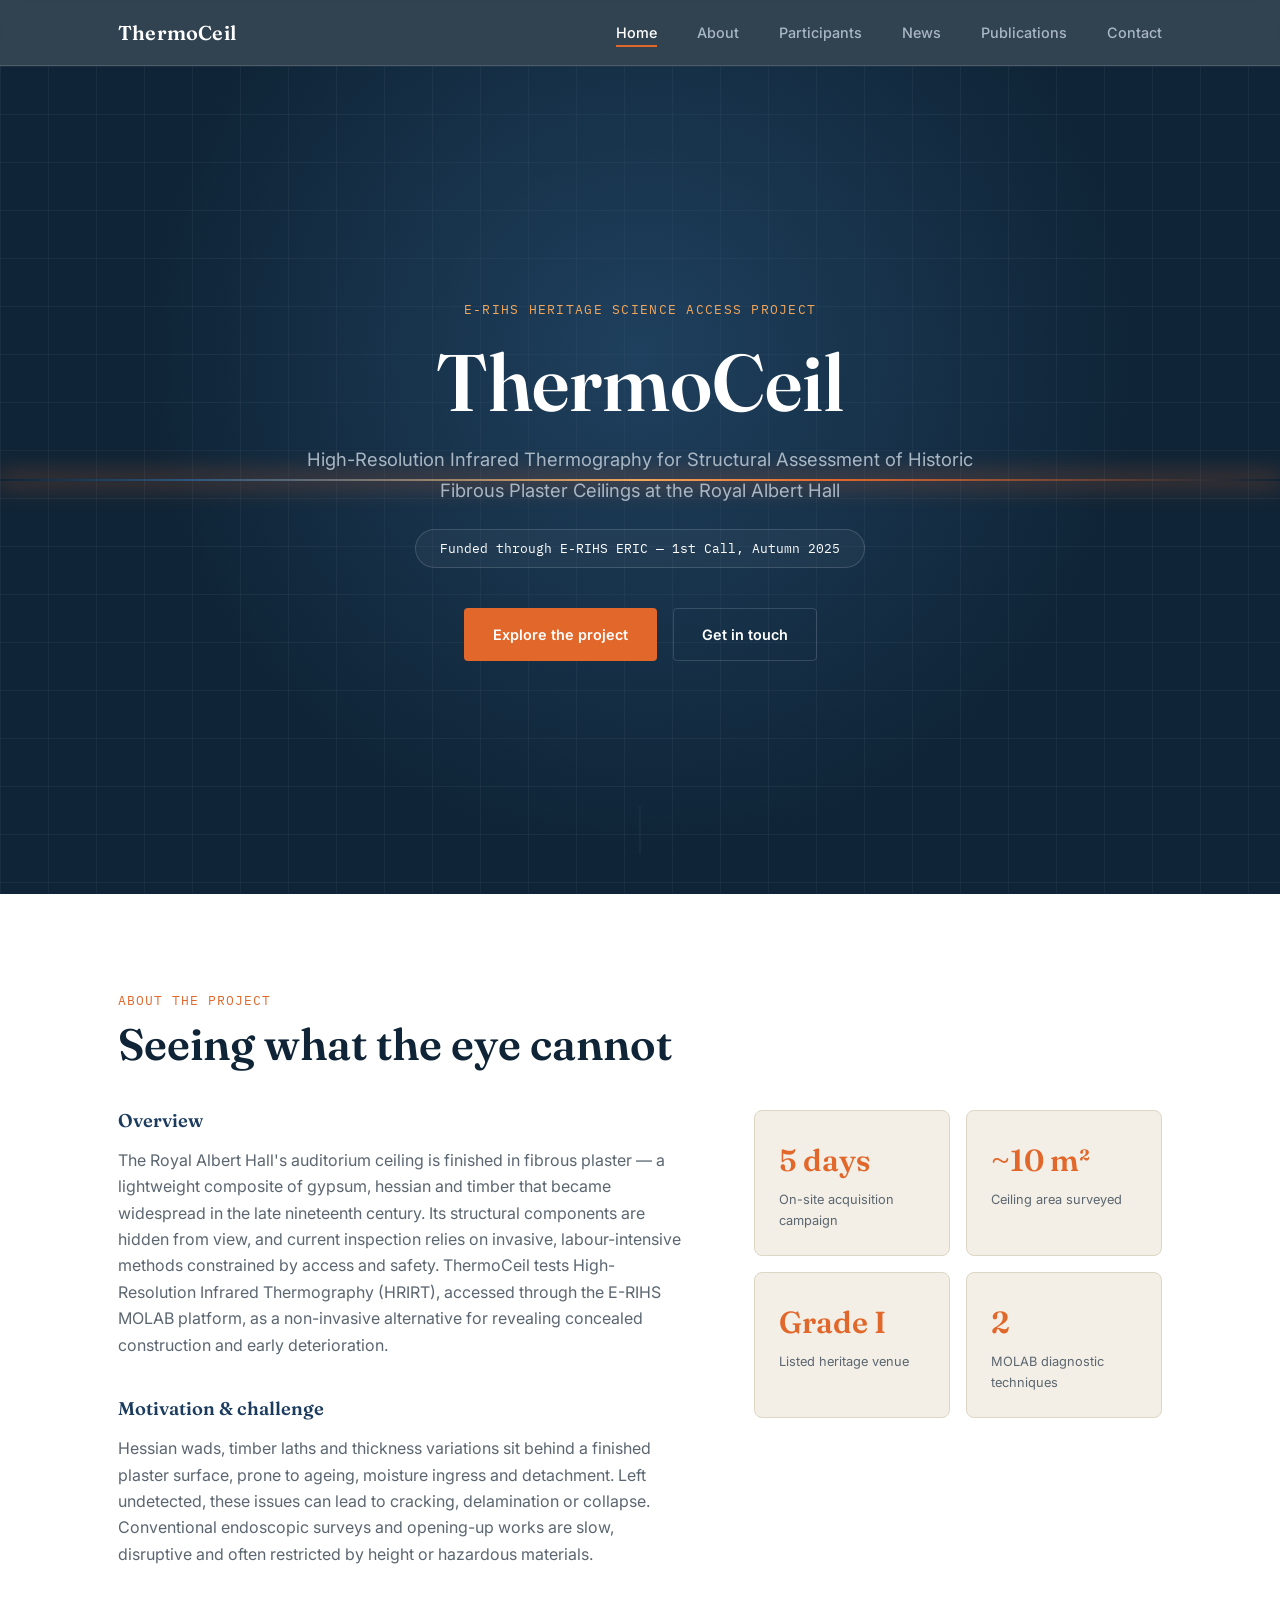
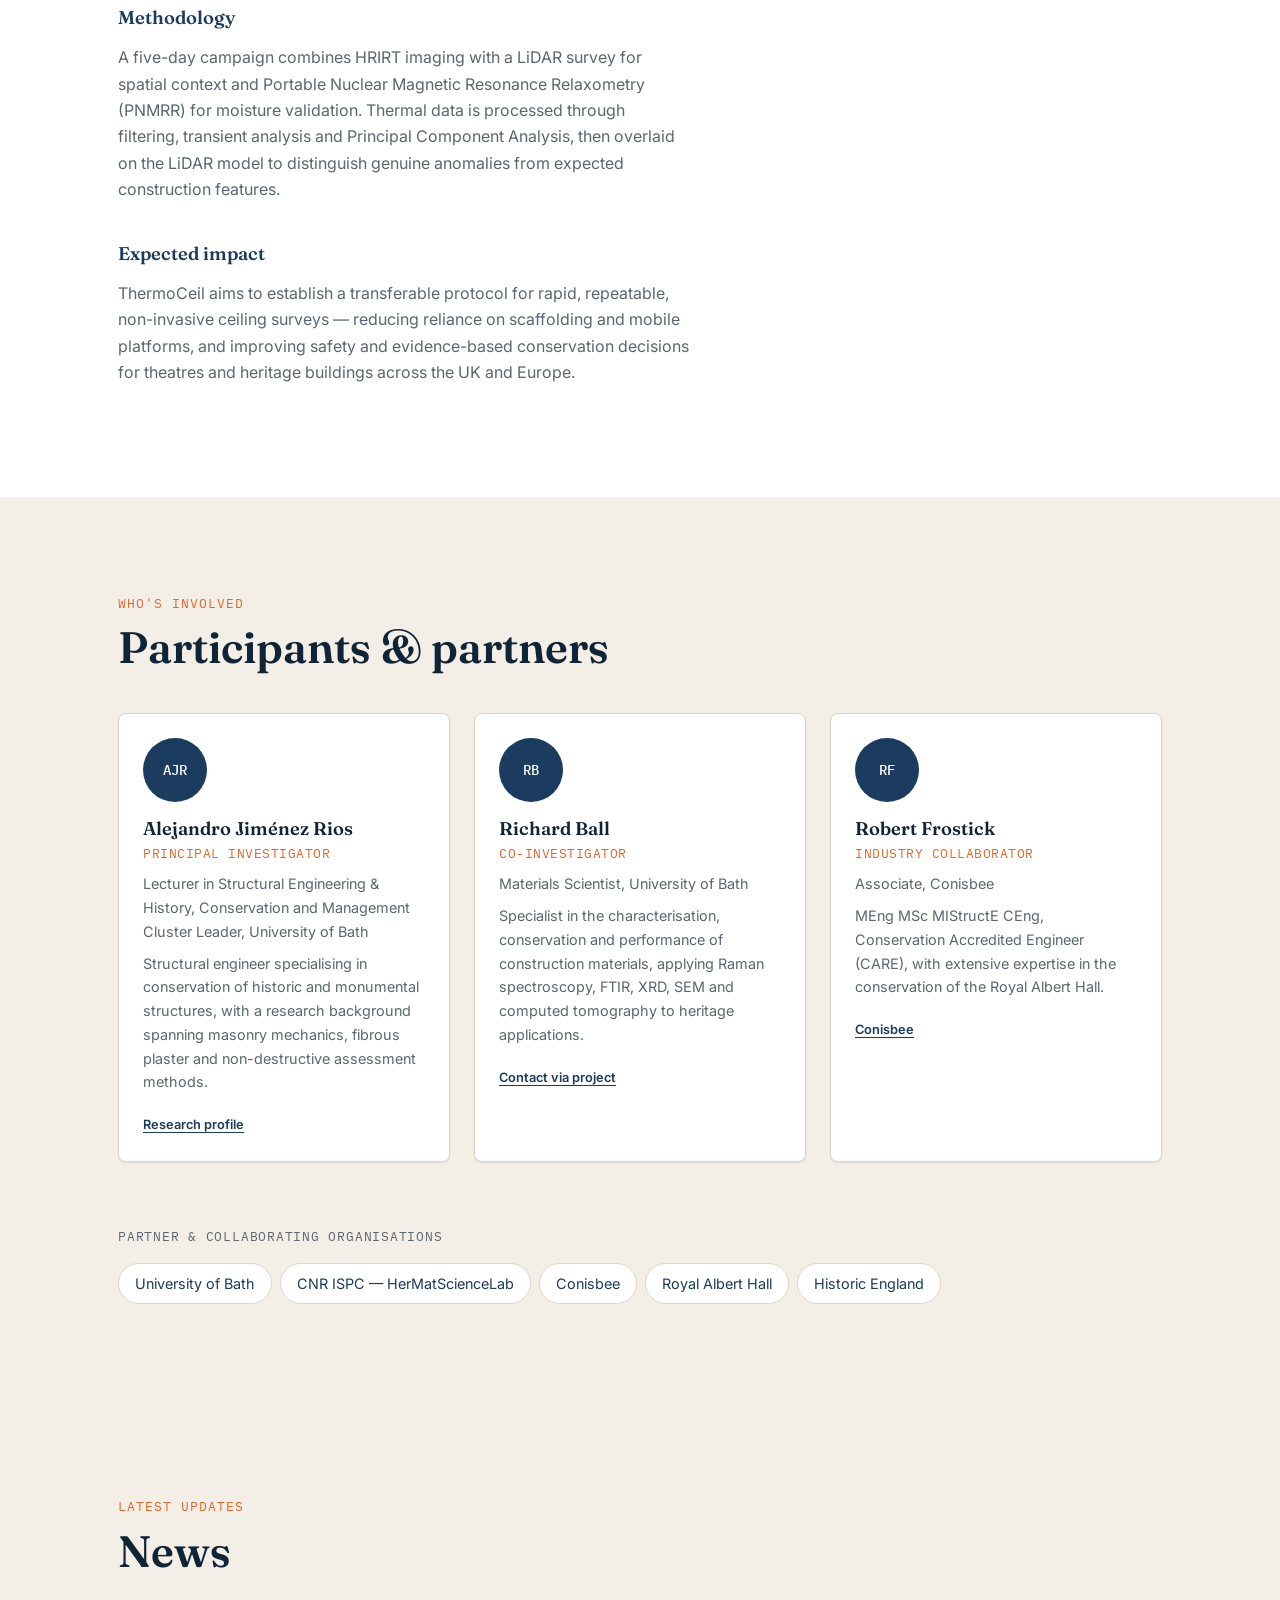
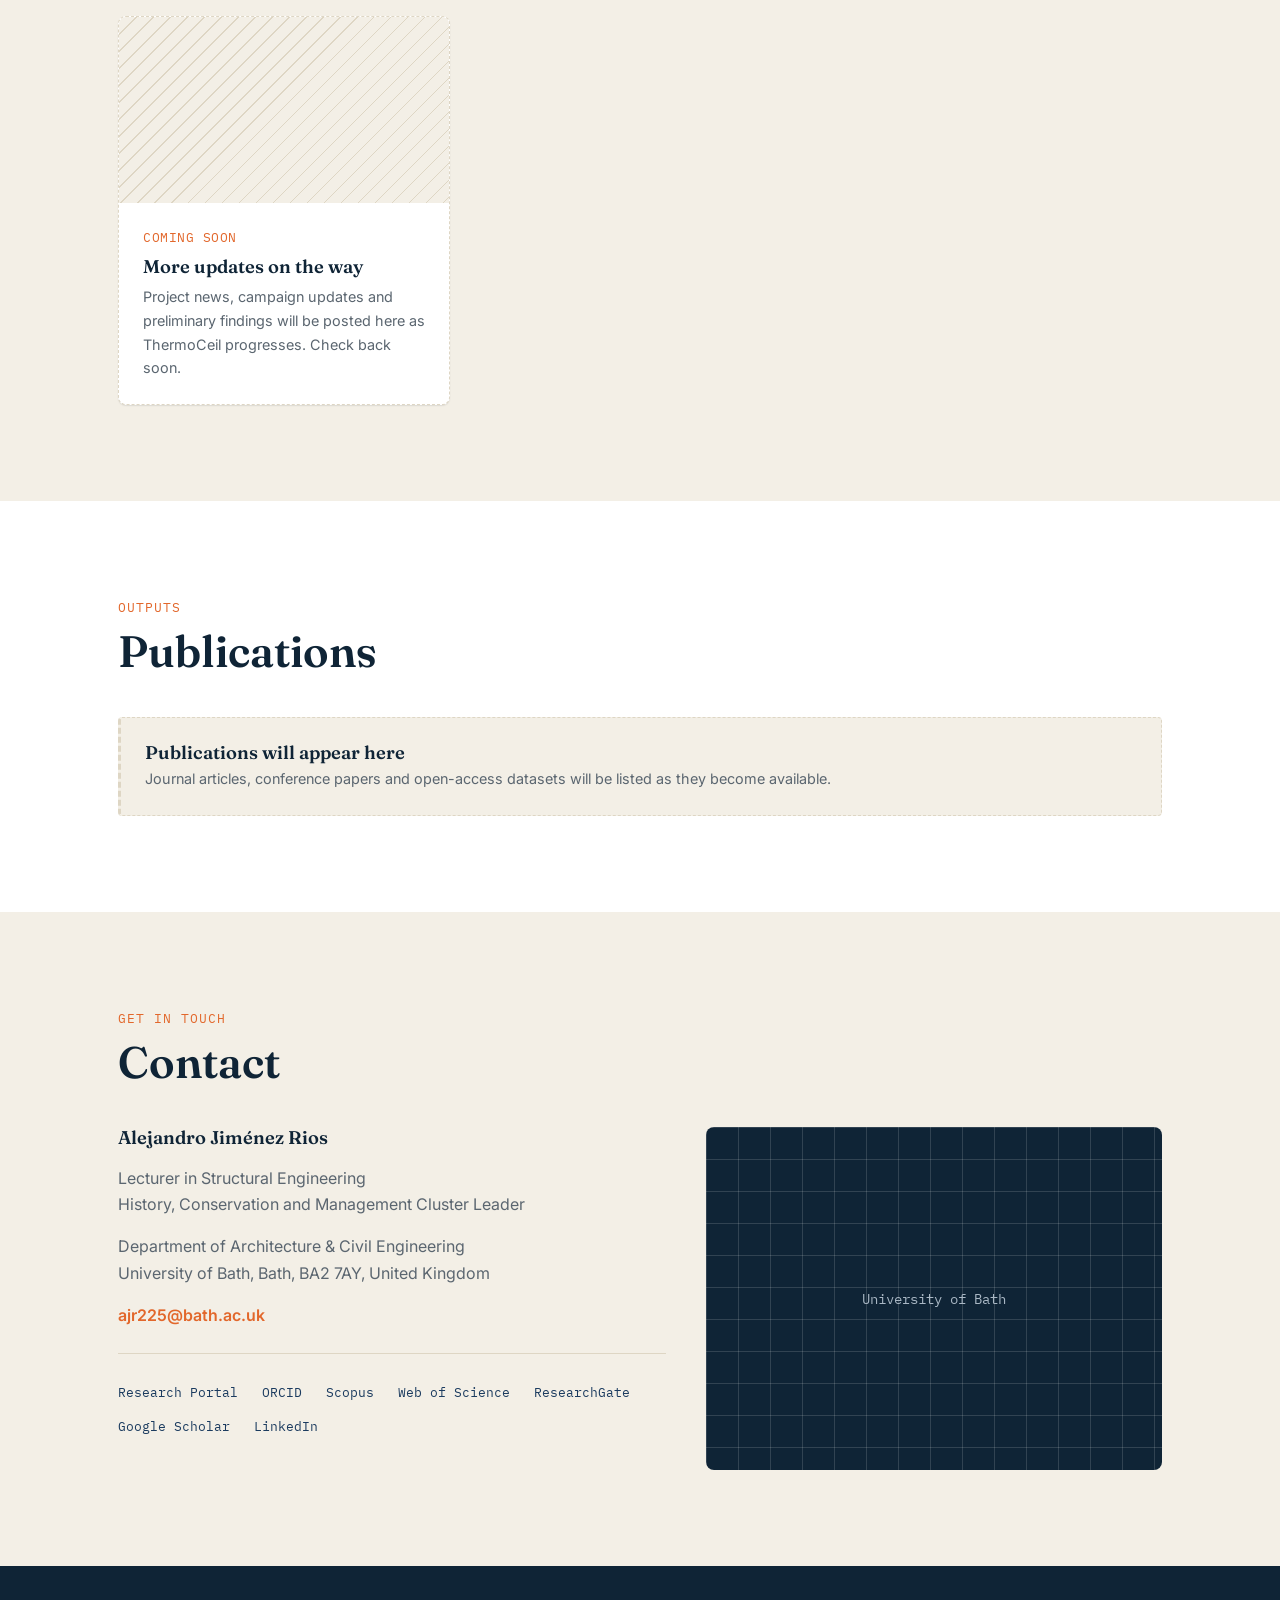
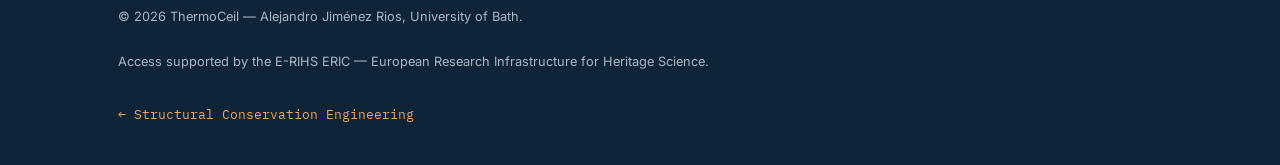
<file: ThermoCeil.html>
<!DOCTYPE html>
<html lang="en">
<head>
  <meta charset="UTF-8">
  <meta name="viewport" content="width=device-width, initial-scale=1.0">

  <!-- ============================================================
       PRIMARY SEO METADATA
       ============================================================ -->
  <title>ThermoCeil — Infrared Thermography for Historic Fibrous Plaster Ceilings</title>
  <meta name="description" content="ThermoCeil applies infrared thermography to non-invasively assess the historic fibrous plaster ceilings of the Royal Albert Hall, via E-RIHS ERIC access.">
  <meta name="keywords" content="fibrous plaster, infrared thermography, HRIRT, structural conservation, heritage science, Royal Albert Hall, E-RIHS, non-destructive testing, historic buildings, University of Bath">
  <meta name="author" content="Alejandro Jiménez Rios, University of Bath">
  <meta name="robots" content="index, follow">
  <meta name="theme-color" content="#0F2436">
  <link rel="canonical" href="https://structural-conservation-eng.github.io/ThermoCeil.html">

  <!-- ============================================================
       OPEN GRAPH / FACEBOOK
       ============================================================ -->
  <meta property="og:type" content="website">
  <meta property="og:url" content="https://structural-conservation-eng.github.io/ThermoCeil.html">
  <meta property="og:title" content="ThermoCeil — Infrared Thermography for Historic Fibrous Plaster Ceilings">
  <meta property="og:description" content="Testing high-resolution infrared thermography as a non-invasive diagnostic tool for the historic fibrous plaster ceilings of the Royal Albert Hall.">
  <meta property="og:image" content="https://structural-conservation-eng.github.io/images/thermoceil-og-cover.jpg">

  <!-- ============================================================
       TWITTER / X CARD
       ============================================================ -->
  <meta name="twitter:card" content="summary_large_image">
  <meta name="twitter:title" content="ThermoCeil — Infrared Thermography for Historic Fibrous Plaster Ceilings">
  <meta name="twitter:description" content="Testing high-resolution infrared thermography as a non-invasive diagnostic tool for the historic fibrous plaster ceilings of the Royal Albert Hall.">
  <meta name="twitter:image" content="https://structural-conservation-eng.github.io/images/thermoceil-og-cover.jpg">

  <!-- Favicon placeholder — replace /images/favicon.svg once branding assets are ready -->
  <link rel="icon" type="image/svg+xml" href="images/thermoceil-favicon.svg">

  <!-- Fonts: Fraunces (display serif) for headings, Inter (sans) for body, IBM Plex Mono for data/labels -->
  <link rel="preconnect" href="https://fonts.googleapis.com">
  <link rel="preconnect" href="https://fonts.gstatic.com" crossorigin>
  <link href="https://fonts.googleapis.com/css2?family=Fraunces:opsz,wght@9..144,500;9..144,600&family=Inter:wght@400;500;600&family=IBM+Plex+Mono:wght@400;500&display=swap" rel="stylesheet">

  <link rel="stylesheet" href="ThermoCeil.css">

  <!-- ============================================================
       STRUCTURED DATA (schema.org) — helps search engines understand
       this page as a research project rather than a generic page.
       ============================================================ -->
  <script type="application/ld+json">
  {
    "@context": "https://schema.org",
    "@type": "ResearchProject",
    "name": "ThermoCeil",
    "alternateName": "High-Resolution Infrared Thermography for Structural Assessment of Historic Fibrous Plaster Ceilings at the Royal Albert Hall",
    "description": "A pilot study testing High-Resolution Infrared Thermography (HRIRT) as a non-invasive method for assessing historic fibrous plaster ceilings, using the Royal Albert Hall as a case study.",
    "url": "https://structural-conservation-eng.github.io/ThermoCeil.html",
    "funder": {
      "@type": "Organization",
      "name": "E-RIHS ERIC — European Research Infrastructure for Heritage Science"
    },
    "member": [
      {
        "@type": "Person",
        "name": "Alejandro Jiménez Rios",
        "jobTitle": "Principal Investigator",
        "affiliation": "University of Bath"
      },
      {
        "@type": "Person",
        "name": "Richard Ball",
        "jobTitle": "Co-Investigator",
        "affiliation": "University of Bath"
      },
      {
        "@type": "Person",
        "name": "Robert Frostick",
        "jobTitle": "Industry Collaborator",
        "affiliation": "Conisbee"
      }
    ]
  }
  </script>
</head>
<body>

  <!-- ============================================================
       SKIP LINK (accessibility)
       ============================================================ -->
  <a class="skip-link" href="#main">Skip to main content</a>

  <!-- ============================================================
       STICKY NAVIGATION
       ============================================================ -->
  <header class="site-header" id="site-header">
    <nav class="nav" aria-label="Primary">
      <a href="#home" class="nav__brand">ThermoCeil</a>

      <button class="nav__toggle" id="navToggle" aria-expanded="false" aria-controls="navMenu" aria-label="Toggle navigation menu">
        <span class="nav__toggle-bar"></span>
        <span class="nav__toggle-bar"></span>
        <span class="nav__toggle-bar"></span>
      </button>

      <ul class="nav__menu" id="navMenu" role="list">
        <li><a href="#home" class="nav__link" data-nav-link>Home</a></li>
        <li><a href="#about" class="nav__link" data-nav-link>About</a></li>
        <li><a href="#participants" class="nav__link" data-nav-link>Participants</a></li>
        <li><a href="#news" class="nav__link" data-nav-link>News</a></li>
        <li><a href="#publications" class="nav__link" data-nav-link>Publications</a></li>
        <li><a href="#contact" class="nav__link" data-nav-link>Contact</a></li>
      </ul>
    </nav>
  </header>

  <main id="main">

    <!-- ============================================================
         1. HERO
         ============================================================ -->
    <section class="hero" id="home">
      <div class="hero__scan" aria-hidden="true"></div>

      <div class="hero__content">
        <p class="hero__kicker">E-RIHS Heritage Science Access Project</p>
        <h1 class="hero__title">ThermoCeil</h1>
        <p class="hero__subtitle">
          High-Resolution Infrared Thermography for Structural Assessment of Historic
          Fibrous Plaster Ceilings at the Royal Albert Hall
        </p>

        <div class="hero__meta">
          <span class="hero__badge">Funded through E-RIHS ERIC — 1st Call, Autumn 2025</span>
        </div>

        <div class="hero__actions">
          <a href="#about" class="btn btn--primary">Explore the project</a>
          <a href="#contact" class="btn btn--ghost">Get in touch</a>
        </div>
      </div>

      <a href="#about" class="scroll-indicator" aria-label="Scroll to About section">
        <span class="scroll-indicator__line"></span>
      </a>
    </section>

    <!-- ============================================================
         2. ABOUT
         ============================================================ -->
    <section class="section about" id="about">
      <div class="section__inner">
        <p class="section__eyebrow">About the project</p>
        <h2 class="section__title">Seeing what the eye cannot</h2>

        <div class="about__grid">
          <div class="about__text">
            <h3>Overview</h3>
            <p>
              The Royal Albert Hall's auditorium ceiling is finished in fibrous plaster —
              a lightweight composite of gypsum, hessian and timber that became widespread
              in the late nineteenth century. Its structural components are hidden from
              view, and current inspection relies on invasive, labour-intensive methods
              constrained by access and safety. ThermoCeil tests High-Resolution Infrared
              Thermography (HRIRT), accessed through the E-RIHS MOLAB platform, as a
              non-invasive alternative for revealing concealed construction and early
              deterioration.
            </p>

            <h3>Motivation &amp; challenge</h3>
            <p>
              Hessian wads, timber laths and thickness variations sit behind a finished
              plaster surface, prone to ageing, moisture ingress and detachment. Left
              undetected, these issues can lead to cracking, delamination or collapse.
              Conventional endoscopic surveys and opening-up works are slow, disruptive
              and often restricted by height or hazardous materials.
            </p>

            <h3>Methodology</h3>
            <p>
              A five-day campaign combines HRIRT imaging with a LiDAR survey for spatial
              context and Portable Nuclear Magnetic Resonance Relaxometry (PNMRR) for
              moisture validation. Thermal data is processed through filtering, transient
              analysis and Principal Component Analysis, then overlaid on the LiDAR model
              to distinguish genuine anomalies from expected construction features.
            </p>

            <h3>Expected impact</h3>
            <p>
              ThermoCeil aims to establish a transferable protocol for rapid, repeatable,
              non-invasive ceiling surveys — reducing reliance on scaffolding and mobile
              platforms, and improving safety and evidence-based conservation decisions
              for theatres and heritage buildings across the UK and Europe.
            </p>
          </div>

          <div class="about__facts" aria-label="Project facts">
            <div class="fact-card reveal">
              <span class="fact-card__value">5 days</span>
              <span class="fact-card__label">On-site acquisition campaign</span>
            </div>
            <div class="fact-card reveal">
              <span class="fact-card__value">~10 m²</span>
              <span class="fact-card__label">Ceiling area surveyed</span>
            </div>
            <div class="fact-card reveal">
              <span class="fact-card__value">Grade I</span>
              <span class="fact-card__label">Listed heritage venue</span>
            </div>
            <div class="fact-card reveal">
              <span class="fact-card__value">2</span>
              <span class="fact-card__label">MOLAB diagnostic techniques</span>
            </div>
          </div>
        </div>
      </div>
    </section>

    <!-- ============================================================
         3. PARTICIPANTS
         ============================================================ -->
    <section class="section participants" id="participants">
      <div class="section__inner">
        <p class="section__eyebrow">Who's involved</p>
        <h2 class="section__title">Participants &amp; partners</h2>

        <!-- To add a new participant, duplicate one <article class="person-card reveal"> block -->
        <div class="person-grid">

          <article class="person-card reveal">
            <div class="person-card__photo person-card__photo--placeholder" aria-hidden="true">AJR</div>
            <h3 class="person-card__name">Alejandro Jiménez Rios</h3>
            <p class="person-card__role">Principal Investigator</p>
            <p class="person-card__affiliation">Lecturer in Structural Engineering &amp; History, Conservation and Management Cluster Leader, University of Bath</p>
            <p class="person-card__bio">
              Structural engineer specialising in conservation of historic and monumental
              structures, with a research background spanning masonry mechanics, fibrous
              plaster and non-destructive assessment methods.
            </p>
            <div class="person-card__links">
              <a href="https://researchportal.bath.ac.uk/en/persons/alejandro-jimenez-rios" target="_blank" rel="noopener noreferrer">Research profile<span class="visually-hidden"> (opens in new tab)</span></a>
            </div>
          </article>

          <article class="person-card reveal">
            <div class="person-card__photo person-card__photo--placeholder" aria-hidden="true">RB</div>
            <h3 class="person-card__name">Richard Ball</h3>
            <p class="person-card__role">Co-Investigator</p>
            <p class="person-card__affiliation">Materials Scientist, University of Bath</p>
            <p class="person-card__bio">
              Specialist in the characterisation, conservation and performance of
              construction materials, applying Raman spectroscopy, FTIR, XRD, SEM and
              computed tomography to heritage applications.
            </p>
            <div class="person-card__links">
              <a href="#contact">Contact via project</a>
            </div>
          </article>

          <article class="person-card reveal">
            <div class="person-card__photo person-card__photo--placeholder" aria-hidden="true">RF</div>
            <h3 class="person-card__name">Robert Frostick</h3>
            <p class="person-card__role">Industry Collaborator</p>
            <p class="person-card__affiliation">Associate, Conisbee</p>
            <p class="person-card__bio">
              MEng MSc MIStructE CEng, Conservation Accredited Engineer (CARE), with
              extensive expertise in the conservation of the Royal Albert Hall.
            </p>
            <div class="person-card__links">
              <a href="https://www.conisbee.co.uk/" target="_blank" rel="noopener noreferrer">Conisbee<span class="visually-hidden"> (opens in new tab)</span></a>
            </div>
          </article>

        </div>

        <!-- Partner organisations strip -->
        <div class="partners">
          <p class="partners__label" id="partners-label">Partner &amp; collaborating organisations</p>
          <ul class="partners__list" role="list" aria-labelledby="partners-label">
            <li>University of Bath</li>
            <li>CNR ISPC — HerMatScienceLab</li>
            <li>Conisbee</li>
            <li>Royal Albert Hall</li>
            <li>Historic England</li>
          </ul>
        </div>
      </div>
    </section>

    <!-- ============================================================
         4. NEWS
         ============================================================ -->
    <section class="section news" id="news">
      <div class="section__inner">
        <p class="section__eyebrow">Latest updates</p>
        <h2 class="section__title">News</h2>

        <!-- To add a news item, duplicate one <article class="card card--news"> block above the placeholder -->
        <div class="card-grid">
          <article class="card card--news card--placeholder reveal">
            <div class="card__image card__image--placeholder" aria-hidden="true"></div>
            <div class="card__body">
              <p class="card__date">Coming soon</p>
              <h3 class="card__title">More updates on the way</h3>
              <p class="card__summary">
                Project news, campaign updates and preliminary findings will be posted
                here as ThermoCeil progresses. Check back soon.
              </p>
            </div>
          </article>
        </div>
      </div>
    </section>

    <!-- ============================================================
         5. PUBLICATIONS
         ============================================================ -->
    <section class="section publications" id="publications">
      <div class="section__inner">
        <p class="section__eyebrow">Outputs</p>
        <h2 class="section__title">Publications</h2>

        <!-- To add a publication, duplicate one <article class="pub-card"> block above the placeholder -->
        <div class="pub-list">
          <article class="pub-card pub-card--placeholder reveal">
            <div class="pub-card__body">
              <h3 class="pub-card__title">Publications will appear here</h3>
              <p class="pub-card__meta">Journal articles, conference papers and open-access datasets will be listed as they become available.</p>
            </div>
          </article>
        </div>
      </div>
    </section>

    <!-- ============================================================
         6. CONTACT
         ============================================================ -->
    <section class="section contact" id="contact">
      <div class="section__inner">
        <p class="section__eyebrow">Get in touch</p>
        <h2 class="section__title">Contact</h2>

        <div class="contact__grid">
          <div class="contact__details">
            <h3>Alejandro Jiménez Rios</h3>
            <p>Lecturer in Structural Engineering<br>History, Conservation and Management Cluster Leader</p>
            <p>Department of Architecture &amp; Civil Engineering<br>University of Bath, Bath, BA2 7AY, United Kingdom</p>
            <p><a href="mailto:ajr225@bath.ac.uk">ajr225@bath.ac.uk</a></p>

            <ul class="contact__social" aria-label="Professional profiles" role="list">
              <li><a href="https://researchportal.bath.ac.uk/en/persons/alejandro-jimenez-rios" target="_blank" rel="noopener noreferrer">Research Portal<span class="visually-hidden"> (opens in new tab)</span></a></li>
              <li><a href="https://orcid.org/" target="_blank" rel="noopener noreferrer">ORCID<span class="visually-hidden"> (opens in new tab)</span></a></li>
              <li><a href="https://www.scopus.com/" target="_blank" rel="noopener noreferrer">Scopus<span class="visually-hidden"> (opens in new tab)</span></a></li>
              <li><a href="https://www.webofscience.com/" target="_blank" rel="noopener noreferrer">Web of Science<span class="visually-hidden"> (opens in new tab)</span></a></li>
              <li><a href="https://www.researchgate.net/" target="_blank" rel="noopener noreferrer">ResearchGate<span class="visually-hidden"> (opens in new tab)</span></a></li>
              <li><a href="https://scholar.google.com/" target="_blank" rel="noopener noreferrer">Google Scholar<span class="visually-hidden"> (opens in new tab)</span></a></li>
              <li><a href="https://www.linkedin.com/" target="_blank" rel="noopener noreferrer">LinkedIn<span class="visually-hidden"> (opens in new tab)</span></a></li>
            </ul>
          </div>

          <div class="contact__map-placeholder">
            <span>University of Bath</span>
          </div>
        </div>
      </div>
    </section>

  </main>

  <!-- ============================================================
       FOOTER
       ============================================================ -->
  <footer class="site-footer">
    <div class="site-footer__inner">
      <p>&copy; <span id="year"></span> ThermoCeil — Alejandro Jiménez Rios, University of Bath.</p>
      <p class="site-footer__funding">Access supported by the E-RIHS ERIC — European Research Infrastructure for Heritage Science.</p>
      <a href="https://structural-conservation-eng.github.io/" class="site-footer__back">← Structural Conservation Engineering</a>
    </div>
  </footer>

  <!-- Back to top button (populated/controlled by ThermoCeil.js) -->
  <button class="back-to-top" id="backToTop" aria-label="Back to top">↑</button>

  <script src="ThermoCeil.js" defer></script>
</body>
</html>
</file>
<file: ThermoCeil.css>
/* ================================================================
   THERMOCEIL — STYLESHEET
   Structural assessment of historic fibrous plaster via infrared
   thermography. Visual language: petrol/navy academic tone +
   thermal-orange accent (the actual colour signature of an IR
   camera reading), set against a warm stone paper background.
   ================================================================ */


/* ----------------------------------------------------------------
   1. DESIGN TOKENS
   ---------------------------------------------------------------- */
:root {
  /* Colour: core palette */
  --color-ink:          #16232C;  /* primary text */
  --color-navy:         #1B3B5F;  /* brand / primary */
  --color-navy-dark:    #0F2436;  /* header, footer, hero background */
  --color-navy-light:   #2C577F;  /* hover states on navy */
  --color-thermal:      #E2672B;  /* accent — thermal orange (signature colour) */
  --color-thermal-soft: #F2A65A;  /* lighter thermal tone for gradients */
  --color-paper:        #F3EFE6;  /* warm stone background */
  --color-surface:      #FFFFFF;  /* card surfaces */
  --color-line:         #DED6C4;  /* hairline borders on paper */
  --color-line-dark:    rgba(255, 255, 255, 0.14); /* hairlines on navy */
  --color-muted:        #5B6670;  /* secondary text on paper */
  --color-muted-light:  #A9B7C4;  /* secondary text on navy */

  /* Typography */
  --font-display: "Fraunces", Georgia, serif;
  --font-body: "Inter", -apple-system, BlinkMacSystemFont, "Segoe UI", sans-serif;
  --font-mono: "IBM Plex Mono", "SFMono-Regular", Menlo, monospace;

  /* Type scale (fluid, mobile-first) */
  --text-xs:   0.8rem;
  --text-sm:   0.9rem;
  --text-base: 1rem;
  --text-md:   1.15rem;
  --text-lg:   clamp(1.4rem, 1.1rem + 1.2vw, 1.9rem);
  --text-xl:   clamp(1.9rem, 1.4rem + 2vw, 2.75rem);
  --text-hero: clamp(2.6rem, 1.8rem + 4vw, 5rem);

  /* Spacing scale */
  --space-1: 0.25rem;
  --space-2: 0.5rem;
  --space-3: 1rem;
  --space-4: 1.5rem;
  --space-5: 2.5rem;
  --space-6: 4rem;
  --space-7: 6rem;
  --space-8: 8rem;

  /* Layout */
  --content-width: 1140px;
  --content-padding: clamp(1.25rem, 4vw, 3rem);
  --radius-sm: 4px;
  --radius-md: 8px;

  /* Elevation */
  --shadow-sm: 0 1px 2px rgba(15, 36, 54, 0.06), 0 1px 1px rgba(15, 36, 54, 0.04);
  --shadow-md: 0 8px 24px rgba(15, 36, 54, 0.10);

  /* Motion */
  --ease-out: cubic-bezier(0.16, 1, 0.3, 1);
  --duration-fast: 180ms;
  --duration-base: 320ms;
}


/* ----------------------------------------------------------------
   2. RESET & BASE
   ---------------------------------------------------------------- */
*,
*::before,
*::after {
  box-sizing: border-box;
}

html {
  scroll-behavior: smooth;
  -webkit-text-size-adjust: 100%;
}

body {
  margin: 0;
  font-family: var(--font-body);
  font-size: var(--text-base);
  line-height: 1.65;
  color: var(--color-ink);
  background-color: var(--color-paper);
  -webkit-font-smoothing: antialiased;
  text-rendering: optimizeLegibility;
}

img {
  max-width: 100%;
  display: block;
}

a {
  color: inherit;
  text-decoration: none;
}

ul {
  list-style: none;
  margin: 0;
  padding: 0;
}

h1, h2, h3, h4 {
  font-family: var(--font-display);
  font-weight: 600;
  line-height: 1.15;
  margin: 0 0 var(--space-3);
  color: var(--color-navy-dark);
}

p {
  margin: 0 0 var(--space-3);
}

button {
  font-family: inherit;
  cursor: pointer;
}

/* Respect reduced-motion preferences throughout the site */
@media (prefers-reduced-motion: reduce) {
  html {
    scroll-behavior: auto;
  }
  *, *::before, *::after {
    animation-duration: 0.01ms !important;
    animation-iteration-count: 1 !important;
    transition-duration: 0.01ms !important;
  }
}

/* Visible keyboard focus, everywhere */
a:focus-visible,
button:focus-visible {
  outline: 2px solid var(--color-thermal);
  outline-offset: 3px;
  border-radius: var(--radius-sm);
}

/* Visually hidden but available to screen readers (e.g. "opens in new tab" context) */
.visually-hidden {
  position: absolute;
  width: 1px;
  height: 1px;
  padding: 0;
  margin: -1px;
  overflow: hidden;
  clip: rect(0, 0, 0, 0);
  white-space: nowrap;
  border: 0;
}

/* Skip link — hidden until focused */
.skip-link {
  position: absolute;
  left: -999px;
  top: auto;
  background: var(--color-thermal);
  color: #fff;
  padding: var(--space-2) var(--space-3);
  z-index: 1000;
  border-radius: var(--radius-sm);
}
.skip-link:focus {
  left: var(--space-3);
  top: var(--space-3);
}


/* ----------------------------------------------------------------
   3. LAYOUT PRIMITIVES
   ---------------------------------------------------------------- */
.section {
  padding: var(--space-7) 0;
}

.section__inner {
  max-width: var(--content-width);
  margin: 0 auto;
  padding: 0 var(--content-padding);
}

.section__eyebrow {
  font-family: var(--font-mono);
  font-size: var(--text-xs);
  letter-spacing: 0.08em;
  text-transform: uppercase;
  color: var(--color-thermal);
  margin-bottom: var(--space-2);
}

.section__title {
  font-size: var(--text-xl);
  max-width: 32ch;
  margin-bottom: var(--space-5);
}

/* Alternate paper/surface banding between sections for gentle rhythm */
.about,
.publications {
  background-color: var(--color-surface);
}


/* ----------------------------------------------------------------
   4. BUTTONS
   ---------------------------------------------------------------- */
.btn {
  display: inline-flex;
  align-items: center;
  justify-content: center;
  gap: var(--space-2);
  padding: 0.85rem 1.75rem;
  font-family: var(--font-body);
  font-weight: 600;
  font-size: var(--text-sm);
  border-radius: var(--radius-sm);
  border: 1px solid transparent;
  transition: transform var(--duration-fast) var(--ease-out),
              background-color var(--duration-fast) var(--ease-out),
              border-color var(--duration-fast) var(--ease-out);
}

.btn--primary {
  background-color: var(--color-thermal);
  color: #fff;
}
.btn--primary:hover {
  background-color: #C9541D;
  transform: translateY(-2px);
}

.btn--ghost {
  background-color: transparent;
  border-color: var(--color-line-dark);
  color: #fff;
}
.btn--ghost:hover {
  border-color: var(--color-thermal-soft);
  color: var(--color-thermal-soft);
}


/* ----------------------------------------------------------------
   5. STICKY HEADER & NAVIGATION
   ---------------------------------------------------------------- */
.site-header {
  position: sticky;
  top: 0;
  z-index: 100;
  background-color: rgba(15, 36, 54, 0.85);
  backdrop-filter: blur(10px);
  -webkit-backdrop-filter: blur(10px);
  border-bottom: 1px solid var(--color-line-dark);
}

.nav {
  max-width: var(--content-width);
  margin: 0 auto;
  padding: var(--space-3) var(--content-padding);
  display: flex;
  align-items: center;
  justify-content: space-between;
}

.nav__brand {
  font-family: var(--font-display);
  font-weight: 600;
  font-size: 1.25rem;
  color: #fff;
  letter-spacing: 0.01em;
}

.nav__menu {
  display: flex;
  gap: var(--space-5);
}

.nav__link {
  position: relative;
  font-size: var(--text-sm);
  font-weight: 500;
  color: var(--color-muted-light);
  padding: var(--space-1) 0;
  transition: color var(--duration-fast) var(--ease-out);
}

.nav__link::after {
  content: "";
  position: absolute;
  left: 0;
  bottom: -2px;
  width: 0;
  height: 2px;
  background-color: var(--color-thermal);
  transition: width var(--duration-base) var(--ease-out);
}

.nav__link:hover,
.nav__link.active {
  color: #fff;
}
.nav__link.active::after {
  width: 100%;
}

/* Hamburger toggle — hidden on desktop */
.nav__toggle {
  display: none;
  flex-direction: column;
  justify-content: center;
  gap: 5px;
  width: 32px;
  height: 32px;
  background: transparent;
  border: none;
  padding: 0;
}

.nav__toggle-bar {
  width: 100%;
  height: 2px;
  background-color: #fff;
  transition: transform var(--duration-base) var(--ease-out),
              opacity var(--duration-fast) var(--ease-out);
}

/* Toggle → X animation when menu is open */
.nav__toggle[aria-expanded="true"] .nav__toggle-bar:nth-child(1) {
  transform: translateY(7px) rotate(45deg);
}
.nav__toggle[aria-expanded="true"] .nav__toggle-bar:nth-child(2) {
  opacity: 0;
}
.nav__toggle[aria-expanded="true"] .nav__toggle-bar:nth-child(3) {
  transform: translateY(-7px) rotate(-45deg);
}


/* ----------------------------------------------------------------
   6. HERO
   ---------------------------------------------------------------- */
.hero {
  position: relative;
  min-height: 92vh;
  display: flex;
  flex-direction: column;
  align-items: center;
  justify-content: center;
  text-align: center;
  padding: var(--space-6) var(--content-padding);
  background-color: var(--color-navy-dark);
  color: #fff;
  overflow: hidden;
  isolation: isolate;
}

/* Faint blueprint-style grid, evoking structural drawings */
.hero::before {
  content: "";
  position: absolute;
  inset: 0;
  background-image:
    linear-gradient(var(--color-line-dark) 1px, transparent 1px),
    linear-gradient(90deg, var(--color-line-dark) 1px, transparent 1px);
  background-size: 48px 48px;
  opacity: 0.35;
  z-index: -2;
}

/* Radial navy glow behind the title */
.hero::after {
  content: "";
  position: absolute;
  inset: 0;
  background: radial-gradient(circle at 50% 35%, rgba(44, 87, 127, 0.55), transparent 60%);
  z-index: -2;
}

/* Signature element: a thermal-gradient scan line sweeping down the
   hero, referencing the HRIRT scanning technique the project studies. */
.hero__scan {
  position: absolute;
  left: 0;
  right: 0;
  height: 2px;
  background: linear-gradient(90deg,
    transparent,
    var(--color-navy-light) 15%,
    var(--color-thermal-soft) 50%,
    var(--color-thermal) 65%,
    transparent 100%);
  box-shadow: 0 0 24px 4px rgba(226, 103, 43, 0.45);
  animation: scan-sweep 7s ease-in-out infinite;
  z-index: -1;
}

@keyframes scan-sweep {
  0%   { top: 8%;  opacity: 0; }
  10%  { opacity: 1; }
  50%  { top: 92%; opacity: 1; }
  60%  { opacity: 0; }
  100% { top: 92%; opacity: 0; }
}

.hero__content {
  max-width: 800px;
}

.hero__kicker {
  font-family: var(--font-mono);
  font-size: var(--text-xs);
  letter-spacing: 0.1em;
  text-transform: uppercase;
  color: var(--color-thermal-soft);
  margin-bottom: var(--space-3);
}

.hero__title {
  font-size: var(--text-hero);
  color: #fff;
  margin-bottom: var(--space-3);
}

.hero__subtitle {
  font-size: var(--text-md);
  color: var(--color-muted-light);
  max-width: 60ch;
  margin: 0 auto var(--space-4);
}

.hero__meta {
  margin-bottom: var(--space-5);
}

.hero__badge {
  display: inline-block;
  font-family: var(--font-mono);
  font-size: var(--text-xs);
  color: #fff;
  border: 1px solid var(--color-line-dark);
  border-radius: 999px;
  padding: var(--space-2) var(--space-4);
  background-color: rgba(255, 255, 255, 0.04);
}

.hero__actions {
  display: flex;
  gap: var(--space-3);
  justify-content: center;
  flex-wrap: wrap;
}

/* Animated scroll indicator */
.scroll-indicator {
  position: absolute;
  bottom: var(--space-5);
  left: 50%;
  transform: translateX(-50%);
  width: 1px;
  height: 48px;
  overflow: hidden;
}

.scroll-indicator__line {
  display: block;
  width: 100%;
  height: 100%;
  background-color: var(--color-line-dark);
  position: relative;
}

.scroll-indicator__line::after {
  content: "";
  position: absolute;
  top: -100%;
  left: 0;
  width: 100%;
  height: 100%;
  background-color: var(--color-thermal);
  animation: scroll-drip 2.2s ease-in-out infinite;
}

@keyframes scroll-drip {
  0%   { top: -100%; }
  60%  { top: 100%; }
  100% { top: 100%; }
}


/* ----------------------------------------------------------------
   7. ABOUT
   ---------------------------------------------------------------- */
.about__grid {
  display: grid;
  grid-template-columns: 1fr;
  gap: var(--space-6);
}

.about__text h3 {
  font-size: var(--text-md);
  color: var(--color-navy);
  margin-top: var(--space-5);
}
.about__text h3:first-child {
  margin-top: 0;
}

.about__text p {
  color: var(--color-muted);
}

.about__facts {
  display: grid;
  grid-template-columns: repeat(2, 1fr);
  gap: var(--space-3);
  align-content: start;
}

.fact-card {
  background-color: var(--color-paper);
  border: 1px solid var(--color-line);
  border-radius: var(--radius-md);
  padding: var(--space-4);
  display: flex;
  flex-direction: column;
  gap: var(--space-1);
}

.fact-card__value {
  font-family: var(--font-display);
  font-size: var(--text-lg);
  font-weight: 600;
  color: var(--color-thermal);
}

.fact-card__label {
  font-size: var(--text-xs);
  color: var(--color-muted);
}


/* ----------------------------------------------------------------
   8. PARTICIPANTS
   ---------------------------------------------------------------- */
.person-grid {
  display: grid;
  grid-template-columns: 1fr;
  gap: var(--space-4);
  margin-bottom: var(--space-6);
}

.person-card {
  background-color: var(--color-surface);
  border: 1px solid var(--color-line);
  border-radius: var(--radius-md);
  padding: var(--space-4);
  box-shadow: var(--shadow-sm);
  transition: transform var(--duration-base) var(--ease-out),
              box-shadow var(--duration-base) var(--ease-out);
}

.person-card:hover {
  transform: translateY(-4px);
  box-shadow: var(--shadow-md);
}

.person-card__photo--placeholder {
  width: 64px;
  height: 64px;
  border-radius: 50%;
  background-color: var(--color-navy);
  color: #fff;
  display: flex;
  align-items: center;
  justify-content: center;
  font-family: var(--font-mono);
  font-size: var(--text-sm);
  font-weight: 500;
  margin-bottom: var(--space-3);
}

.person-card__name {
  font-size: var(--text-md);
  margin-bottom: var(--space-1);
}

.person-card__role {
  font-family: var(--font-mono);
  font-size: var(--text-xs);
  color: var(--color-thermal);
  text-transform: uppercase;
  letter-spacing: 0.04em;
  margin-bottom: var(--space-2);
}

.person-card__affiliation {
  font-size: var(--text-sm);
  color: var(--color-muted);
  margin-bottom: var(--space-2);
}

.person-card__bio {
  font-size: var(--text-sm);
  color: var(--color-muted);
  margin-bottom: var(--space-3);
}

.person-card__links a {
  font-size: var(--text-xs);
  font-weight: 600;
  color: var(--color-navy);
  border-bottom: 1px solid var(--color-navy);
}
.person-card__links a:hover {
  color: var(--color-thermal);
  border-color: var(--color-thermal);
}

/* Partner organisation strip */
.partners__label {
  font-family: var(--font-mono);
  font-size: var(--text-xs);
  text-transform: uppercase;
  letter-spacing: 0.06em;
  color: var(--color-muted);
  margin-bottom: var(--space-3);
}

.partners__list {
  display: flex;
  flex-wrap: wrap;
  gap: var(--space-2);
}

.partners__list li {
  font-size: var(--text-sm);
  padding: var(--space-2) var(--space-3);
  border: 1px solid var(--color-line);
  border-radius: 999px;
  color: var(--color-navy);
  background-color: var(--color-surface);
}


/* ----------------------------------------------------------------
   9. CARD GRID — NEWS
   ---------------------------------------------------------------- */
.card-grid {
  display: grid;
  grid-template-columns: 1fr;
  gap: var(--space-4);
}

.card {
  background-color: var(--color-surface);
  border: 1px solid var(--color-line);
  border-radius: var(--radius-md);
  overflow: hidden;
  box-shadow: var(--shadow-sm);
}

.card__image {
  aspect-ratio: 16 / 9;
  background-color: var(--color-paper);
}

.card__image--placeholder {
  background-image: repeating-linear-gradient(
    135deg,
    var(--color-line) 0,
    var(--color-line) 1px,
    transparent 1px,
    transparent 12px
  );
}

.card__body {
  padding: var(--space-4);
}

.card__date {
  font-family: var(--font-mono);
  font-size: var(--text-xs);
  color: var(--color-thermal);
  text-transform: uppercase;
  letter-spacing: 0.04em;
  margin-bottom: var(--space-2);
}

.card__title {
  font-size: var(--text-md);
  margin-bottom: var(--space-2);
}

.card__summary {
  font-size: var(--text-sm);
  color: var(--color-muted);
  margin-bottom: 0;
}

.card--placeholder {
  border-style: dashed;
}


/* ----------------------------------------------------------------
   10. PUBLICATIONS LIST
   ---------------------------------------------------------------- */
.pub-list {
  display: flex;
  flex-direction: column;
  gap: var(--space-3);
}

.pub-card {
  background-color: var(--color-paper);
  border: 1px solid var(--color-line);
  border-left: 3px solid var(--color-navy);
  border-radius: var(--radius-sm);
  padding: var(--space-4);
}

.pub-card--placeholder {
  border-left-color: var(--color-line);
  border-style: dashed;
}

.pub-card__title {
  font-size: var(--text-md);
  margin-bottom: var(--space-1);
}

.pub-card__meta {
  font-size: var(--text-sm);
  color: var(--color-muted);
  margin-bottom: 0;
}

.pub-card__authors {
  font-size: var(--text-sm);
  color: var(--color-ink);
  margin-bottom: var(--space-1);
}

.pub-card__links {
  margin-top: var(--space-2);
  display: flex;
  gap: var(--space-3);
}

.pub-card__links a {
  font-family: var(--font-mono);
  font-size: var(--text-xs);
  font-weight: 500;
  color: var(--color-navy);
  border-bottom: 1px solid var(--color-navy);
}


/* ----------------------------------------------------------------
   11. CONTACT
   ---------------------------------------------------------------- */
.contact__grid {
  display: grid;
  grid-template-columns: 1fr;
  gap: var(--space-5);
  align-items: start;
}

.contact__details h3 {
  font-size: var(--text-md);
}

.contact__details p {
  color: var(--color-muted);
}

.contact__details a[href^="mailto:"] {
  color: var(--color-thermal);
  font-weight: 600;
}

.contact__social {
  display: flex;
  flex-wrap: wrap;
  gap: var(--space-2) var(--space-4);
  margin-top: var(--space-4);
  padding-top: var(--space-4);
  border-top: 1px solid var(--color-line);
}

.contact__social a {
  font-family: var(--font-mono);
  font-size: var(--text-xs);
  color: var(--color-navy);
  border-bottom: 1px solid transparent;
}
.contact__social a:hover {
  border-bottom-color: var(--color-thermal);
  color: var(--color-thermal);
}

.contact__map-placeholder {
  aspect-ratio: 4 / 3;
  border-radius: var(--radius-md);
  background-color: var(--color-navy-dark);
  background-image:
    linear-gradient(var(--color-line-dark) 1px, transparent 1px),
    linear-gradient(90deg, var(--color-line-dark) 1px, transparent 1px);
  background-size: 32px 32px;
  display: flex;
  align-items: center;
  justify-content: center;
  color: var(--color-muted-light);
  font-family: var(--font-mono);
  font-size: var(--text-sm);
}


/* ----------------------------------------------------------------
   12. FOOTER
   ---------------------------------------------------------------- */
.site-footer {
  background-color: var(--color-navy-dark);
  color: var(--color-muted-light);
}

.site-footer__inner {
  max-width: var(--content-width);
  margin: 0 auto;
  padding: var(--space-5) var(--content-padding);
  display: flex;
  flex-direction: column;
  gap: var(--space-2);
  font-size: var(--text-xs);
}

.site-footer__funding {
  color: var(--color-muted-light);
}

.site-footer__back {
  color: var(--color-thermal-soft);
  font-family: var(--font-mono);
  margin-top: var(--space-2);
}
.site-footer__back:hover {
  text-decoration: underline;
}


/* ----------------------------------------------------------------
   13. BACK TO TOP BUTTON
   ---------------------------------------------------------------- */
.back-to-top {
  position: fixed;
  right: var(--space-4);
  bottom: var(--space-4);
  width: 44px;
  height: 44px;
  border-radius: 50%;
  border: none;
  background-color: var(--color-navy);
  color: #fff;
  font-size: var(--text-md);
  display: flex;
  align-items: center;
  justify-content: center;
  box-shadow: var(--shadow-md);
  opacity: 0;
  visibility: hidden;
  transform: translateY(8px);
  transition: opacity var(--duration-base) var(--ease-out),
              transform var(--duration-base) var(--ease-out),
              background-color var(--duration-fast) var(--ease-out);
  z-index: 90;
}

.back-to-top.is-visible {
  opacity: 1;
  visibility: visible;
  transform: translateY(0);
}

.back-to-top:hover {
  background-color: var(--color-thermal);
}


/* ----------------------------------------------------------------
   14. SCROLL-REVEAL ANIMATION (paired with script.js IntersectionObserver)
   ---------------------------------------------------------------- */
.reveal {
  opacity: 0;
  transform: translateY(24px);
  transition: opacity 0.7s var(--ease-out), transform 0.7s var(--ease-out);
}

.reveal.is-visible {
  opacity: 1;
  transform: translateY(0);
}


/* ----------------------------------------------------------------
   15. RESPONSIVE BREAKPOINTS
   ---------------------------------------------------------------- */

/* Tablet — 600px+ */
@media (min-width: 600px) {
  .person-grid {
    grid-template-columns: repeat(2, 1fr);
  }

  .card-grid {
    grid-template-columns: repeat(2, 1fr);
  }

  .contact__grid {
    grid-template-columns: 1.2fr 1fr;
  }
}

/* Small desktop — 900px+ */
@media (min-width: 900px) {
  .about__grid {
    grid-template-columns: 1.4fr 1fr;
  }

  .person-grid {
    grid-template-columns: repeat(3, 1fr);
  }

  .card-grid {
    grid-template-columns: repeat(3, 1fr);
  }
}

/* Mobile navigation — below 900px, collapse into hamburger menu */
@media (max-width: 899px) {
  .nav__toggle {
    display: flex;
  }

  .nav__menu {
    position: fixed;
    top: 0;
    right: 0;
    height: 100vh;
    width: min(78vw, 320px);
    background-color: var(--color-navy-dark);
    flex-direction: column;
    align-items: flex-start;
    gap: var(--space-4);
    padding: calc(var(--space-6) + var(--space-3)) var(--space-4) var(--space-4);
    transform: translateX(100%);
    transition: transform var(--duration-base) var(--ease-out);
    box-shadow: -8px 0 24px rgba(0, 0, 0, 0.25);
  }

  .nav__menu.is-open {
    transform: translateX(0);
  }

  .nav__link {
    font-size: var(--text-md);
  }
}

/* Large desktop — 1200px+ */
@media (min-width: 1200px) {
  .about__facts {
    grid-template-columns: repeat(2, 1fr);
  }
}
</file>
